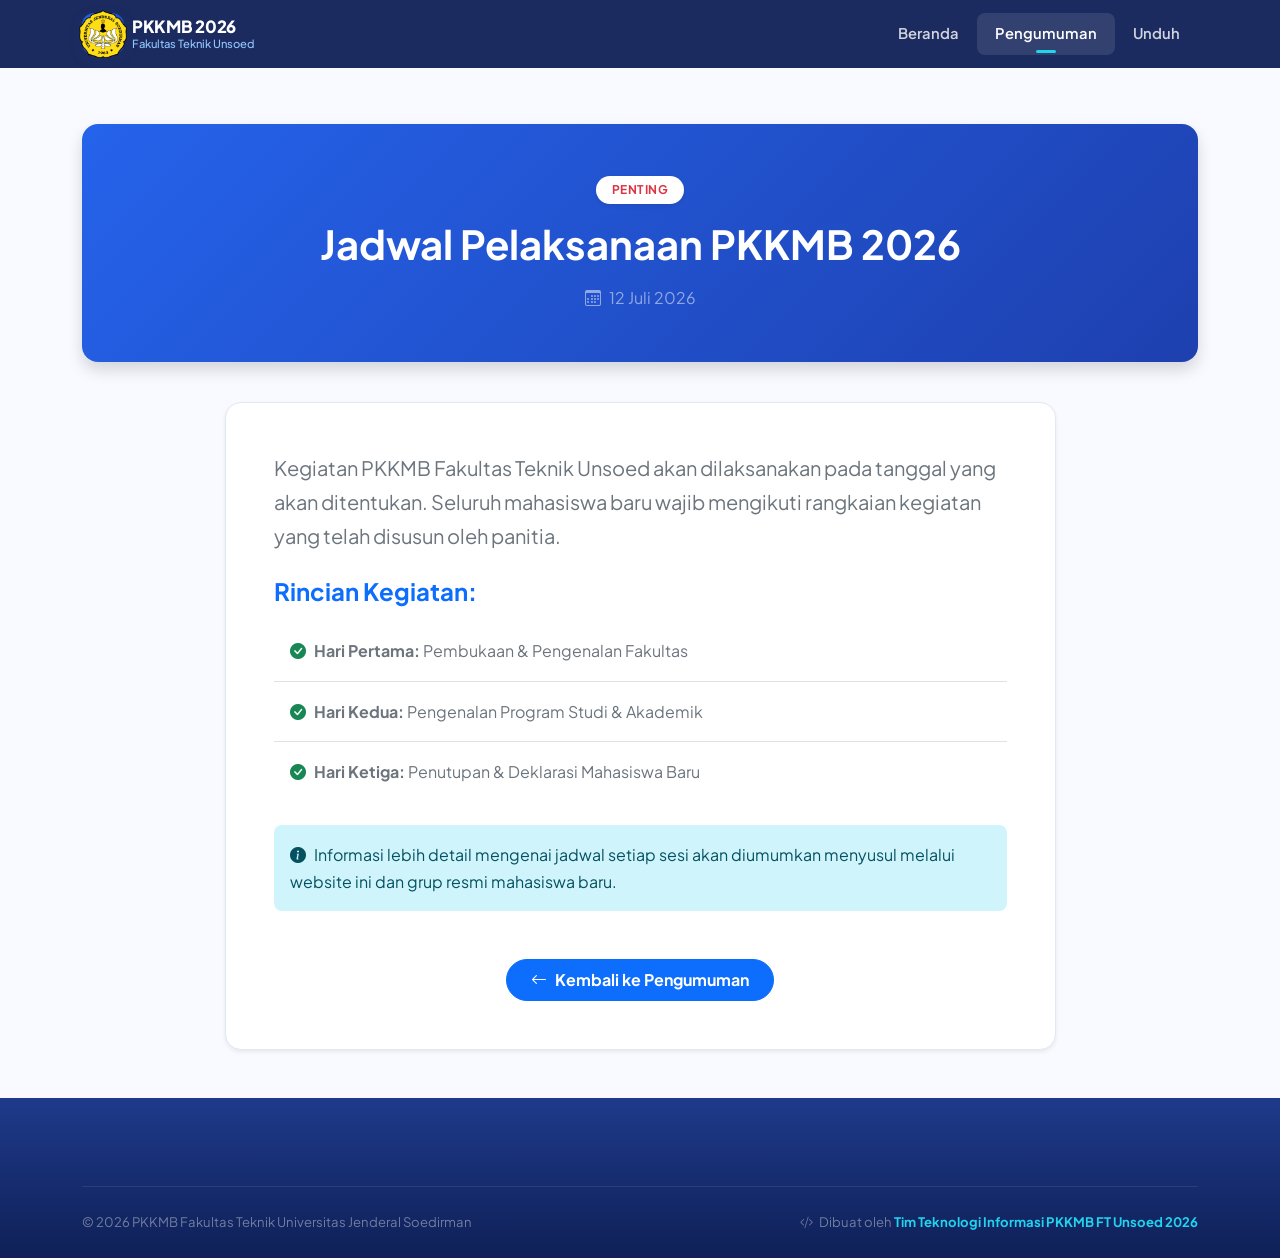
<file: pengumuman/jadwal-pkkmb.html>
<!DOCTYPE html>
<html lang="id">
<head>
    <meta charset="UTF-8">
    <meta name="viewport" content="width=device-width, initial-scale=1.0">
    <title>Jadwal Pelaksanaan PKKMB 2026 - FT Unsoed</title>
    <!-- Bootstrap 5 CSS -->
    <link href="https://cdn.jsdelivr.net/npm/bootstrap@5.3.3/dist/css/bootstrap.min.css" rel="stylesheet">
    <!-- Bootstrap Icons -->
    <link href="https://cdn.jsdelivr.net/npm/bootstrap-icons@1.11.3/font/bootstrap-icons.min.css" rel="stylesheet">
    <!-- Google Fonts -->
    <link rel="preconnect" href="https://fonts.googleapis.com">
    <link rel="preconnect" href="https://fonts.gstatic.com" crossorigin>
    <link href="https://fonts.googleapis.com/css2?family=Plus+Jakarta+Sans:wght@400;500;600;700;800&display=swap" rel="stylesheet">
    <!-- AOS Animation -->
    <link href="https://cdn.jsdelivr.net/npm/aos@2.3.4/dist/aos.css" rel="stylesheet">
    <!-- Custom CSS -->
    <link rel="stylesheet" href="../style.css">
    <style>
        body { padding-top: 100px; background-color: #f8faff; }
        #mainNavbar { background: rgba(15, 32, 87, 0.95) !important; padding: 8px 0; }
        .page-header { background: var(--gradient-primary); padding: 50px 0; color: white; border-radius: var(--radius-lg); margin-bottom: 40px; }
        .content-card { background: #fff; border-radius: var(--radius-lg); border: 1px solid #e2e8f0; }
    </style>
</head>
<body>

    <!-- ===================== NAVBAR ===================== -->
    <nav class="navbar navbar-expand-lg fixed-top" id="mainNavbar">
        <div class="container">
            <a class="navbar-brand d-flex align-items-center" href="../index.html">
                <div class="brand-icon me-2">
                    <img src="../img/Logo_Unsoed.png" alt="Logo Unsoed" height="48">
                </div>
                <div class="brand-text">
                    <span class="brand-title">PKKMB 2026</span>
                    <span class="brand-subtitle">Fakultas Teknik Unsoed</span>
                </div>
            </a>
            <button class="navbar-toggler" type="button" data-bs-toggle="collapse" data-bs-target="#navbarNav">
                <span class="navbar-toggler-icon"></span>
            </button>
            <div class="collapse navbar-collapse" id="navbarNav">
                <ul class="navbar-nav ms-auto">
                    <li class="nav-item">
                        <a class="nav-link" href="../index.html#beranda">Beranda</a>
                    </li>
                    <li class="nav-item">
                        <a class="nav-link active" href="../index.html#pengumuman">Pengumuman</a>
                    </li>
                    <li class="nav-item">
                        <a class="nav-link" href="../index.html#unduh">Unduh</a>
                    </li>
                </ul>
            </div>
        </div>
    </nav>

    <!-- ===================== CONTENT ===================== -->
    <div class="container my-4">
        <div class="page-header px-4 text-center shadow" data-aos="fade-up">
            <div class="announcement-tag tag-penting mb-3 d-inline-block bg-white text-danger px-3 py-1 rounded-pill fw-bold border-0 shadow-sm">Penting</div>
            <h1 class="fw-bold mb-3">Jadwal Pelaksanaan PKKMB 2026</h1>
            <p class="text-white-50 mb-0"><i class="bi bi-calendar3 me-2"></i>12 Juli 2026</p>
        </div>
        
        <div class="row justify-content-center">
            <div class="col-lg-9" data-aos="fade-up" data-aos-delay="100">
                <div class="content-card shadow-sm p-4 p-md-5">
                    <p class="fs-5 text-secondary mb-4">
                        Kegiatan PKKMB Fakultas Teknik Unsoed akan dilaksanakan pada tanggal yang akan ditentukan. 
                        Seluruh mahasiswa baru wajib mengikuti rangkaian kegiatan yang telah disusun oleh panitia.
                    </p>
                    <h4 class="fw-bold text-primary mb-3">Rincian Kegiatan:</h4>
                    <ul class="list-group list-group-flush mb-4">
                        <li class="list-group-item bg-transparent border-bottom text-secondary py-3"><i class="bi bi-check-circle-fill text-success me-2"></i><strong>Hari Pertama:</strong> Pembukaan &amp; Pengenalan Fakultas</li>
                        <li class="list-group-item bg-transparent border-bottom text-secondary py-3"><i class="bi bi-check-circle-fill text-success me-2"></i><strong>Hari Kedua:</strong> Pengenalan Program Studi &amp; Akademik</li>
                        <li class="list-group-item bg-transparent text-secondary py-3"><i class="bi bi-check-circle-fill text-success me-2"></i><strong>Hari Ketiga:</strong> Penutupan &amp; Deklarasi Mahasiswa Baru</li>
                    </ul>
                    <div class="alert alert-info border-0 rounded-3" role="alert">
                        <i class="bi bi-info-circle-fill me-2"></i>Informasi lebih detail mengenai jadwal setiap sesi akan diumumkan menyusul melalui website ini dan grup resmi mahasiswa baru.
                    </div>
                    
                    <div class="mt-5 text-center">
                        <a href="../index.html#pengumuman" class="btn btn-primary px-4 py-2 rounded-pill fw-bold">
                            <i class="bi bi-arrow-left me-2"></i>Kembali ke Pengumuman
                        </a>
                    </div>
                </div>
            </div>
        </div>
    </div>

    <!-- ===================== FOOTER ===================== -->
    <footer class="site-footer mt-5" style="padding-top: 40px;">
        <div class="container">
            <div class="footer-bottom pt-4 border-top border-secondary border-opacity-25">
                <div class="row align-items-center">
                    <div class="col-md-6 text-center text-md-start">
                        <p class="mb-0">&copy; 2026 PKKMB Fakultas Teknik Universitas Jenderal Soedirman</p>
                    </div>
                    <div class="col-md-6 text-center text-md-end">
                        <p class="mb-0 footer-credit">
                            <i class="bi bi-code-slash me-1"></i>
                            Dibuat oleh <strong>Tim Teknologi Informasi PKKMB FT Unsoed 2026</strong>
                        </p>
                    </div>
                </div>
            </div>
        </div>
    </footer>

    <!-- Bootstrap 5 JS -->
    <script src="https://cdn.jsdelivr.net/npm/bootstrap@5.3.3/dist/js/bootstrap.bundle.min.js"></script>
    <!-- AOS Animation -->
    <script src="https://cdn.jsdelivr.net/npm/aos@2.3.4/dist/aos.js"></script>
    <script>
        AOS.init({ once: true });
    </script>
</body>
</html>
</file>
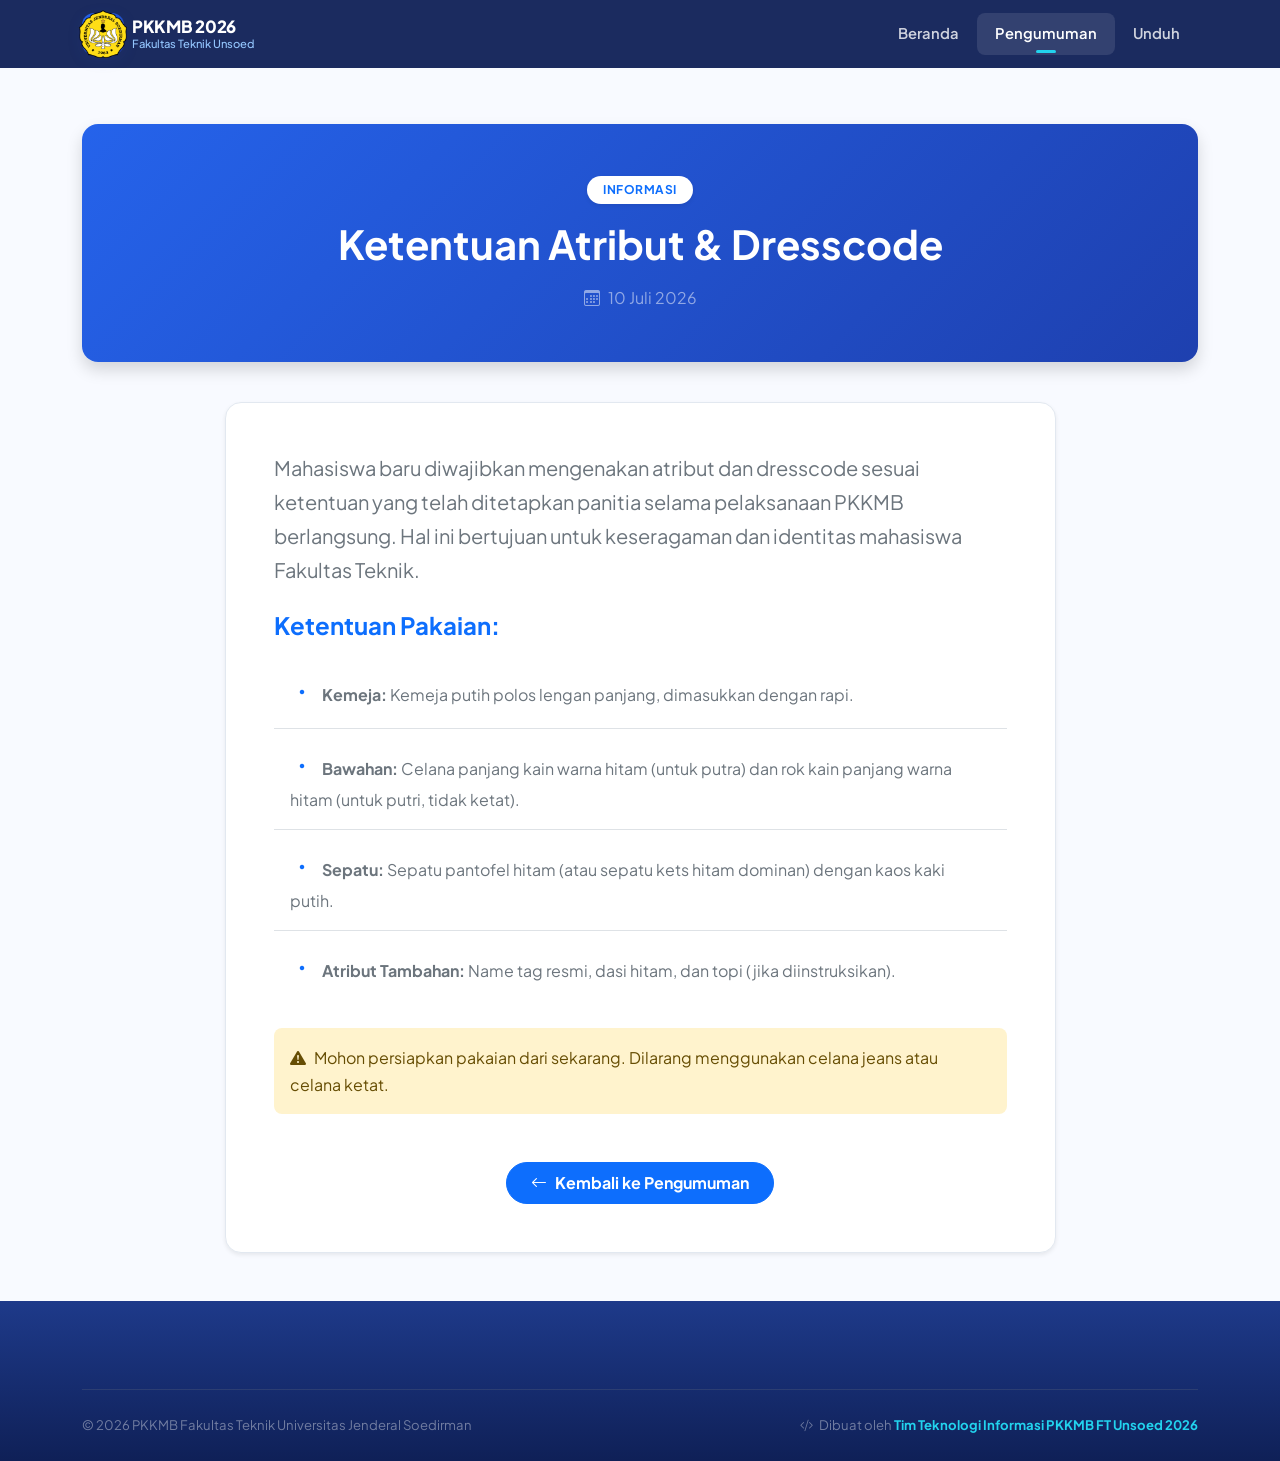
<file: pengumuman/ketentuan-atribut.html>
<!DOCTYPE html>
<html lang="id">
<head>
    <meta charset="UTF-8">
    <meta name="viewport" content="width=device-width, initial-scale=1.0">
    <title>Ketentuan Atribut & Dresscode - FT Unsoed</title>
    <!-- Bootstrap 5 CSS -->
    <link href="https://cdn.jsdelivr.net/npm/bootstrap@5.3.3/dist/css/bootstrap.min.css" rel="stylesheet">
    <!-- Bootstrap Icons -->
    <link href="https://cdn.jsdelivr.net/npm/bootstrap-icons@1.11.3/font/bootstrap-icons.min.css" rel="stylesheet">
    <!-- Google Fonts -->
    <link rel="preconnect" href="https://fonts.googleapis.com">
    <link rel="preconnect" href="https://fonts.gstatic.com" crossorigin>
    <link href="https://fonts.googleapis.com/css2?family=Plus+Jakarta+Sans:wght@400;500;600;700;800&display=swap" rel="stylesheet">
    <!-- AOS Animation -->
    <link href="https://cdn.jsdelivr.net/npm/aos@2.3.4/dist/aos.css" rel="stylesheet">
    <!-- Custom CSS -->
    <link rel="stylesheet" href="../style.css">
    <style>
        body { padding-top: 100px; background-color: #f8faff; }
        #mainNavbar { background: rgba(15, 32, 87, 0.95) !important; padding: 8px 0; }
        .page-header { background: var(--gradient-primary); padding: 50px 0; color: white; border-radius: var(--radius-lg); margin-bottom: 40px; }
        .content-card { background: #fff; border-radius: var(--radius-lg); border: 1px solid #e2e8f0; }
    </style>
</head>
<body>

    <!-- ===================== NAVBAR ===================== -->
    <nav class="navbar navbar-expand-lg fixed-top" id="mainNavbar">
        <div class="container">
            <a class="navbar-brand d-flex align-items-center" href="../index.html">
                <div class="brand-icon me-2">
                    <img src="../img/Logo_Unsoed.png" alt="Logo Unsoed" height="48">
                </div>
                <div class="brand-text">
                    <span class="brand-title">PKKMB 2026</span>
                    <span class="brand-subtitle">Fakultas Teknik Unsoed</span>
                </div>
            </a>
            <button class="navbar-toggler" type="button" data-bs-toggle="collapse" data-bs-target="#navbarNav">
                <span class="navbar-toggler-icon"></span>
            </button>
            <div class="collapse navbar-collapse" id="navbarNav">
                <ul class="navbar-nav ms-auto">
                    <li class="nav-item">
                        <a class="nav-link" href="../index.html#beranda">Beranda</a>
                    </li>
                    <li class="nav-item">
                        <a class="nav-link active" href="../index.html#pengumuman">Pengumuman</a>
                    </li>
                    <li class="nav-item">
                        <a class="nav-link" href="../index.html#unduh">Unduh</a>
                    </li>
                </ul>
            </div>
        </div>
    </nav>

    <!-- ===================== CONTENT ===================== -->
    <div class="container my-4">
        <div class="page-header px-4 text-center shadow" data-aos="fade-up">
            <div class="announcement-tag tag-info mb-3 d-inline-block bg-white text-primary px-3 py-1 rounded-pill fw-bold border-0 shadow-sm">Informasi</div>
            <h1 class="fw-bold mb-3">Ketentuan Atribut &amp; Dresscode</h1>
            <p class="text-white-50 mb-0"><i class="bi bi-calendar3 me-2"></i>10 Juli 2026</p>
        </div>
        
        <div class="row justify-content-center">
            <div class="col-lg-9" data-aos="fade-up" data-aos-delay="100">
                <div class="content-card shadow-sm p-4 p-md-5">
                    <p class="fs-5 text-secondary mb-4">
                        Mahasiswa baru diwajibkan mengenakan atribut dan dresscode sesuai ketentuan 
                        yang telah ditetapkan panitia selama pelaksanaan PKKMB berlangsung. Hal ini bertujuan untuk keseragaman dan identitas mahasiswa Fakultas Teknik.
                    </p>
                    <h4 class="fw-bold text-primary mb-3">Ketentuan Pakaian:</h4>
                    <ul class="list-group list-group-flush mb-4">
                        <li class="list-group-item bg-transparent border-bottom text-secondary py-3"><i class="bi bi-dot text-primary fs-4 me-2"></i><strong>Kemeja:</strong> Kemeja putih polos lengan panjang, dimasukkan dengan rapi.</li>
                        <li class="list-group-item bg-transparent border-bottom text-secondary py-3"><i class="bi bi-dot text-primary fs-4 me-2"></i><strong>Bawahan:</strong> Celana panjang kain warna hitam (untuk putra) dan rok kain panjang warna hitam (untuk putri, tidak ketat).</li>
                        <li class="list-group-item bg-transparent text-secondary py-3"><i class="bi bi-dot text-primary fs-4 me-2"></i><strong>Sepatu:</strong> Sepatu pantofel hitam (atau sepatu kets hitam dominan) dengan kaos kaki putih.</li>
                        <li class="list-group-item bg-transparent text-secondary py-3"><i class="bi bi-dot text-primary fs-4 me-2"></i><strong>Atribut Tambahan:</strong> Name tag resmi, dasi hitam, dan topi (jika diinstruksikan).</li>
                    </ul>
                    <div class="alert alert-warning border-0 rounded-3" role="alert">
                        <i class="bi bi-exclamation-triangle-fill me-2"></i>Mohon persiapkan pakaian dari sekarang. Dilarang menggunakan celana jeans atau celana ketat.
                    </div>
                    
                    <div class="mt-5 text-center">
                        <a href="../index.html#pengumuman" class="btn btn-primary px-4 py-2 rounded-pill fw-bold">
                            <i class="bi bi-arrow-left me-2"></i>Kembali ke Pengumuman
                        </a>
                    </div>
                </div>
            </div>
        </div>
    </div>

    <!-- ===================== FOOTER ===================== -->
    <footer class="site-footer mt-5" style="padding-top: 40px;">
        <div class="container">
            <div class="footer-bottom pt-4 border-top border-secondary border-opacity-25">
                <div class="row align-items-center">
                    <div class="col-md-6 text-center text-md-start">
                        <p class="mb-0">&copy; 2026 PKKMB Fakultas Teknik Universitas Jenderal Soedirman</p>
                    </div>
                    <div class="col-md-6 text-center text-md-end">
                        <p class="mb-0 footer-credit">
                            <i class="bi bi-code-slash me-1"></i>
                            Dibuat oleh <strong>Tim Teknologi Informasi PKKMB FT Unsoed 2026</strong>
                        </p>
                    </div>
                </div>
            </div>
        </div>
    </footer>

    <!-- Bootstrap 5 JS -->
    <script src="https://cdn.jsdelivr.net/npm/bootstrap@5.3.3/dist/js/bootstrap.bundle.min.js"></script>
    <!-- AOS Animation -->
    <script src="https://cdn.jsdelivr.net/npm/aos@2.3.4/dist/aos.js"></script>
    <script>
        AOS.init({ once: true });
    </script>
</body>
</html>
</file>
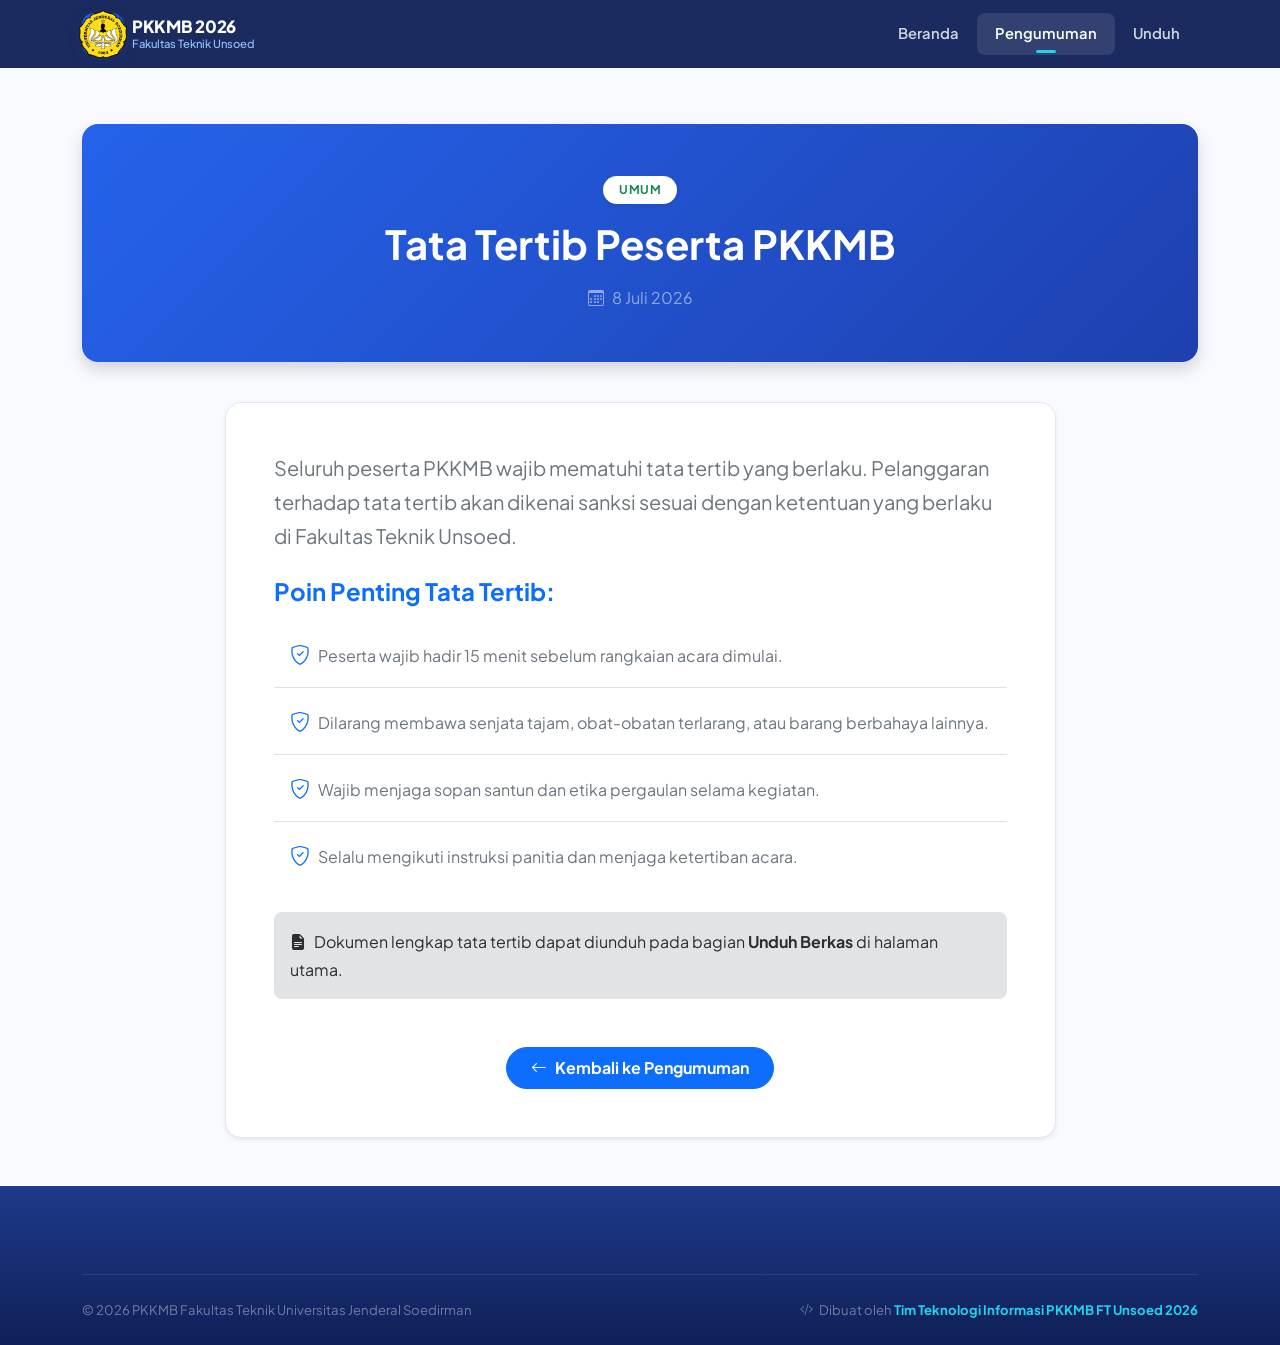
<file: pengumuman/tata-tertib.html>
<!DOCTYPE html>
<html lang="id">
<head>
    <meta charset="UTF-8">
    <meta name="viewport" content="width=device-width, initial-scale=1.0">
    <title>Tata Tertib Peserta - FT Unsoed</title>
    <!-- Bootstrap 5 CSS -->
    <link href="https://cdn.jsdelivr.net/npm/bootstrap@5.3.3/dist/css/bootstrap.min.css" rel="stylesheet">
    <!-- Bootstrap Icons -->
    <link href="https://cdn.jsdelivr.net/npm/bootstrap-icons@1.11.3/font/bootstrap-icons.min.css" rel="stylesheet">
    <!-- Google Fonts -->
    <link rel="preconnect" href="https://fonts.googleapis.com">
    <link rel="preconnect" href="https://fonts.gstatic.com" crossorigin>
    <link href="https://fonts.googleapis.com/css2?family=Plus+Jakarta+Sans:wght@400;500;600;700;800&display=swap" rel="stylesheet">
    <!-- AOS Animation -->
    <link href="https://cdn.jsdelivr.net/npm/aos@2.3.4/dist/aos.css" rel="stylesheet">
    <!-- Custom CSS -->
    <link rel="stylesheet" href="../style.css">
    <style>
        body { padding-top: 100px; background-color: #f8faff; }
        #mainNavbar { background: rgba(15, 32, 87, 0.95) !important; padding: 8px 0; }
        .page-header { background: var(--gradient-primary); padding: 50px 0; color: white; border-radius: var(--radius-lg); margin-bottom: 40px; }
        .content-card { background: #fff; border-radius: var(--radius-lg); border: 1px solid #e2e8f0; }
    </style>
</head>
<body>

    <!-- ===================== NAVBAR ===================== -->
    <nav class="navbar navbar-expand-lg fixed-top" id="mainNavbar">
        <div class="container">
            <a class="navbar-brand d-flex align-items-center" href="../index.html">
                <div class="brand-icon me-2">
                    <img src="../img/Logo_Unsoed.png" alt="Logo Unsoed" height="48">
                </div>
                <div class="brand-text">
                    <span class="brand-title">PKKMB 2026</span>
                    <span class="brand-subtitle">Fakultas Teknik Unsoed</span>
                </div>
            </a>
            <button class="navbar-toggler" type="button" data-bs-toggle="collapse" data-bs-target="#navbarNav">
                <span class="navbar-toggler-icon"></span>
            </button>
            <div class="collapse navbar-collapse" id="navbarNav">
                <ul class="navbar-nav ms-auto">
                    <li class="nav-item">
                        <a class="nav-link" href="../index.html#beranda">Beranda</a>
                    </li>
                    <li class="nav-item">
                        <a class="nav-link active" href="../index.html#pengumuman">Pengumuman</a>
                    </li>
                    <li class="nav-item">
                        <a class="nav-link" href="../index.html#unduh">Unduh</a>
                    </li>
                </ul>
            </div>
        </div>
    </nav>

    <!-- ===================== CONTENT ===================== -->
    <div class="container my-4">
        <div class="page-header px-4 text-center shadow" data-aos="fade-up">
            <div class="announcement-tag tag-umum mb-3 d-inline-block bg-white text-success px-3 py-1 rounded-pill fw-bold border-0 shadow-sm">Umum</div>
            <h1 class="fw-bold mb-3">Tata Tertib Peserta PKKMB</h1>
            <p class="text-white-50 mb-0"><i class="bi bi-calendar3 me-2"></i>8 Juli 2026</p>
        </div>
        
        <div class="row justify-content-center">
            <div class="col-lg-9" data-aos="fade-up" data-aos-delay="100">
                <div class="content-card shadow-sm p-4 p-md-5">
                    <p class="fs-5 text-secondary mb-4">
                        Seluruh peserta PKKMB wajib mematuhi tata tertib yang berlaku. 
                        Pelanggaran terhadap tata tertib akan dikenai sanksi sesuai dengan ketentuan yang berlaku di Fakultas Teknik Unsoed.
                    </p>
                    <h4 class="fw-bold text-primary mb-3">Poin Penting Tata Tertib:</h4>
                    <ul class="list-group list-group-flush mb-4">
                        <li class="list-group-item bg-transparent border-bottom text-secondary py-3"><i class="bi bi-shield-check text-primary fs-5 me-2"></i>Peserta wajib hadir 15 menit sebelum rangkaian acara dimulai.</li>
                        <li class="list-group-item bg-transparent border-bottom text-secondary py-3"><i class="bi bi-shield-check text-primary fs-5 me-2"></i>Dilarang membawa senjata tajam, obat-obatan terlarang, atau barang berbahaya lainnya.</li>
                        <li class="list-group-item bg-transparent border-bottom text-secondary py-3"><i class="bi bi-shield-check text-primary fs-5 me-2"></i>Wajib menjaga sopan santun dan etika pergaulan selama kegiatan.</li>
                        <li class="list-group-item bg-transparent text-secondary py-3"><i class="bi bi-shield-check text-primary fs-5 me-2"></i>Selalu mengikuti instruksi panitia dan menjaga ketertiban acara.</li>
                    </ul>
                    <div class="alert alert-secondary border-0 rounded-3" role="alert">
                        <i class="bi bi-file-earmark-text-fill me-2"></i>Dokumen lengkap tata tertib dapat diunduh pada bagian <strong>Unduh Berkas</strong> di halaman utama.
                    </div>
                    
                    <div class="mt-5 text-center">
                        <a href="../index.html#pengumuman" class="btn btn-primary px-4 py-2 rounded-pill fw-bold">
                            <i class="bi bi-arrow-left me-2"></i>Kembali ke Pengumuman
                        </a>
                    </div>
                </div>
            </div>
        </div>
    </div>

    <!-- ===================== FOOTER ===================== -->
    <footer class="site-footer mt-5" style="padding-top: 40px;">
        <div class="container">
            <div class="footer-bottom pt-4 border-top border-secondary border-opacity-25">
                <div class="row align-items-center">
                    <div class="col-md-6 text-center text-md-start">
                        <p class="mb-0">&copy; 2026 PKKMB Fakultas Teknik Universitas Jenderal Soedirman</p>
                    </div>
                    <div class="col-md-6 text-center text-md-end">
                        <p class="mb-0 footer-credit">
                            <i class="bi bi-code-slash me-1"></i>
                            Dibuat oleh <strong>Tim Teknologi Informasi PKKMB FT Unsoed 2026</strong>
                        </p>
                    </div>
                </div>
            </div>
        </div>
    </footer>

    <!-- Bootstrap 5 JS -->
    <script src="https://cdn.jsdelivr.net/npm/bootstrap@5.3.3/dist/js/bootstrap.bundle.min.js"></script>
    <!-- AOS Animation -->
    <script src="https://cdn.jsdelivr.net/npm/aos@2.3.4/dist/aos.js"></script>
    <script>
        AOS.init({ once: true });
    </script>
</body>
</html>
</file>
<file: style.css>
/* ========================================
   PKKMB FT Unsoed 2026 - Custom Styles
   Blue-themed with Bootstrap 5
   ======================================== */

/* ===== CSS Variables / Design Tokens ===== */
:root {
    /* Primary Blue Palette */
    --blue-50: #eff6ff;
    --blue-100: #dbeafe;
    --blue-200: #bfdbfe;
    --blue-300: #93c5fd;
    --blue-400: #60a5fa;
    --blue-500: #3b82f6;
    --blue-600: #2563eb;
    --blue-700: #1d4ed8;
    --blue-800: #1e40af;
    --blue-900: #1e3a8a;
    --blue-950: #0f2057;

    /* Accent Colors */
    --cyan-400: #22d3ee;
    --cyan-500: #06b6d4;
    --indigo-500: #6366f1;
    --sky-400: #38bdf8;

    /* Gradients */
    --gradient-primary: linear-gradient(135deg, var(--blue-600) 0%, var(--blue-800) 100%);
    --gradient-hero: linear-gradient(135deg, var(--blue-950) 0%, var(--blue-800) 40%, var(--blue-700) 100%);
    --gradient-card: linear-gradient(145deg, rgba(255,255,255,0.08) 0%, rgba(255,255,255,0.02) 100%);
    --gradient-text: linear-gradient(90deg, var(--cyan-400), var(--blue-300), var(--sky-400));

    /* Shadows */
    --shadow-sm: 0 1px 2px rgba(0,0,0,0.06);
    --shadow-md: 0 4px 16px rgba(30,64,175,0.12);
    --shadow-lg: 0 8px 32px rgba(30,64,175,0.18);
    --shadow-xl: 0 16px 48px rgba(30,64,175,0.22);
    --shadow-glow: 0 0 30px rgba(59,130,246,0.3);

    /* Misc */
    --radius-md: 12px;
    --radius-lg: 16px;
    --radius-xl: 24px;
    --transition: all 0.35s cubic-bezier(0.4, 0, 0.2, 1);
}

/* ===== Global Resets ===== */
* {
    margin: 0;
    padding: 0;
    box-sizing: border-box;
}

html {
    scroll-behavior: smooth;
    scroll-padding-top: 80px;
}

body {
    font-family: 'Plus Jakarta Sans', -apple-system, BlinkMacSystemFont, sans-serif;
    color: #1e293b;
    background-color: #f8faff;
    overflow-x: hidden;
    line-height: 1.7;
}

::selection {
    background-color: var(--blue-500);
    color: #fff;
}

/* ===== NAVBAR ===== */
#mainNavbar {
    padding: 12px 0;
    transition: var(--transition);
    background: transparent;
    backdrop-filter: none;
}

#mainNavbar.scrolled {
    background: rgba(15, 32, 87, 0.92);
    backdrop-filter: blur(20px) saturate(180%);
    -webkit-backdrop-filter: blur(20px) saturate(180%);
    box-shadow: 0 4px 30px rgba(0, 0, 0, 0.15);
    padding: 8px 0;
}

.brand-icon {
    width: 42px;
    height: 42px;
    background: var(--gradient-primary);
    border-radius: var(--radius-md);
    display: flex;
    align-items: center;
    justify-content: center;
    font-size: 1.2rem;
    color: #fff;
    box-shadow: var(--shadow-md);
}

.brand-text {
    display: flex;
    flex-direction: column;
    line-height: 1.2;
}

.brand-title {
    font-weight: 800;
    color: #fff;
    font-size: 1.05rem;
    letter-spacing: -0.3px;
}

.brand-subtitle {
    font-size: 0.7rem;
    color: var(--blue-300);
    font-weight: 500;
}

#mainNavbar .nav-link {
    color: rgba(255,255,255,0.8);
    font-weight: 600;
    font-size: 0.92rem;
    padding: 8px 18px !important;
    border-radius: 8px;
    transition: var(--transition);
    position: relative;
}

#mainNavbar .nav-link:hover,
#mainNavbar .nav-link.active {
    color: #fff;
    background: rgba(255,255,255,0.1);
}

#mainNavbar .nav-link.active::after {
    content: '';
    position: absolute;
    bottom: 2px;
    left: 50%;
    transform: translateX(-50%);
    width: 20px;
    height: 3px;
    background: var(--cyan-400);
    border-radius: 2px;
}

.navbar-toggler {
    border: 1px solid rgba(255,255,255,0.3);
    padding: 6px 10px;
}

.navbar-toggler-icon {
    background-image: url("data:image/svg+xml,%3csvg xmlns='http://www.w3.org/2000/svg' viewBox='0 0 30 30'%3e%3cpath stroke='rgba%28255, 255, 255, 0.85%29' stroke-linecap='round' stroke-miterlimit='10' stroke-width='2' d='M4 7h22M4 15h22M4 23h22'/%3e%3c/svg%3e");
}

/* ===== JUMBOTRON SECTION ===== */
.jumbotron-section {
    min-height: 100vh;
    position: relative;
    overflow: hidden;
    background-size: cover;
    background-position: center 30%;
    background-repeat: no-repeat;
    background-attachment: fixed;
}

.jumbotron-overlay {
    position: absolute;
    inset: 0;
    background: linear-gradient(
        180deg,
        rgba(15, 32, 87, 0.82) 0%,
        rgba(30, 58, 138, 0.75) 40%,
        rgba(29, 78, 216, 0.70) 100%
    );
    z-index: 1;
}

.jumbotron-title {
    font-size: clamp(1.8rem, 4.5vw, 3.2rem);
    font-weight: 800;
    color: #fff;
    line-height: 1.25;
    margin-bottom: 24px;
    letter-spacing: -0.5px;
    text-shadow: 0 2px 20px rgba(0,0,0,0.2);
}

.jumbotron-year {
    display: inline-block;
    font-size: clamp(1.8rem, 4.5vw, 3.2rem);
    font-weight: 800;
    background: var(--gradient-text);
    -webkit-background-clip: text;
    -webkit-text-fill-color: transparent;
    background-clip: text;
    line-height: 1.2;
    margin-top: 8px;
    letter-spacing: -2px;
}

.jumbotron-desc {
    font-size: clamp(0.95rem, 2vw, 1.15rem);
    color: rgba(255,255,255,0.7);
    font-weight: 500;
    margin-bottom: 36px;
    line-height: 1.8;
}

/* Shared Hero Components */
.hero-badge {
    display: inline-flex;
    align-items: center;
    padding: 8px 20px;
    background: rgba(255,255,255,0.08);
    border: 1px solid rgba(255,255,255,0.15);
    border-radius: 50px;
    color: var(--cyan-400);
    font-size: 0.88rem;
    font-weight: 600;
    backdrop-filter: blur(10px);
}

.text-gradient {
    background: var(--gradient-text);
    -webkit-background-clip: text;
    -webkit-text-fill-color: transparent;
    background-clip: text;
}

.hero-buttons {
    display: flex;
    flex-wrap: wrap;
    gap: 12px;
}

.btn-hero-primary {
    padding: 14px 32px;
    background: var(--gradient-primary);
    color: #fff;
    font-weight: 700;
    border-radius: var(--radius-md);
    border: none;
    font-size: 0.95rem;
    box-shadow: var(--shadow-glow);
    transition: var(--transition);
    text-decoration: none;
}

.btn-hero-primary:hover {
    transform: translateY(-3px);
    box-shadow: 0 0 40px rgba(59,130,246,0.5);
    color: #fff;
}

.btn-hero-outline {
    padding: 14px 32px;
    background: transparent;
    color: #fff;
    font-weight: 700;
    border-radius: var(--radius-md);
    border: 2px solid rgba(255,255,255,0.25);
    font-size: 0.95rem;
    transition: var(--transition);
    text-decoration: none;
}

.btn-hero-outline:hover {
    background: rgba(255,255,255,0.1);
    border-color: rgba(255,255,255,0.5);
    color: #fff;
    transform: translateY(-3px);
}

/* Scroll Indicator */
.scroll-indicator {
    position: absolute;
    bottom: 30px;
    left: 50%;
    transform: translateX(-50%);
    display: flex;
    flex-direction: column;
    align-items: center;
    gap: 8px;
    z-index: 3;
    color: rgba(255,255,255,0.5);
    font-size: 0.75rem;
    font-weight: 500;
    letter-spacing: 1px;
    text-transform: uppercase;
}

.scroll-mouse {
    width: 24px;
    height: 38px;
    border: 2px solid rgba(255,255,255,0.3);
    border-radius: 12px;
    position: relative;
}

.scroll-dot {
    width: 4px;
    height: 8px;
    background: var(--cyan-400);
    border-radius: 4px;
    position: absolute;
    top: 6px;
    left: 50%;
    transform: translateX(-50%);
    animation: scroll-bounce 2s ease-in-out infinite;
}

@keyframes scroll-bounce {
    0%, 100% { top: 6px; opacity: 1; }
    50% { top: 18px; opacity: 0.3; }
}

/* ===== STATS SECTION ===== */
.stats-section {
    padding: 60px 0;
    background: linear-gradient(180deg, var(--blue-950) 0%, var(--blue-900) 100%);
    position: relative;
}

.stat-card {
    text-align: center;
    padding: 28px 16px;
    background: rgba(255,255,255,0.05);
    border: 1px solid rgba(255,255,255,0.08);
    border-radius: var(--radius-lg);
    transition: var(--transition);
}

.stat-card:hover {
    background: rgba(255,255,255,0.08);
    transform: translateY(-4px);
    box-shadow: var(--shadow-glow);
}

.stat-icon {
    font-size: 1.8rem;
    color: var(--cyan-400);
    margin-bottom: 8px;
}

.stat-number {
    font-size: 2.4rem;
    font-weight: 800;
    color: #fff;
    line-height: 1.2;
}

.stat-label {
    font-size: 0.85rem;
    color: var(--blue-300);
    font-weight: 500;
    margin-top: 4px;
}

/* ===== SECTION SHARED ===== */
.section-pengumuman,
.section-hymne,
.section-pedoman,
.section-unduh {
    padding: 90px 0;
}

.section-pengumuman {
    background: #f8faff;
}

.section-timeline {
    padding: 90px 0;
    background: linear-gradient(180deg, #f0f5ff 0%, #f8faff 100%);
}

.section-hymne {
    background: linear-gradient(180deg, #f8faff 0%, #f0f5ff 100%);
}

.section-pedoman {
    background: #f0f5ff;
}

.section-unduh {
    background: linear-gradient(180deg, #f0f5ff 0%, #eef2ff 100%);
}

.section-header {
    margin-bottom: 40px;
}

.section-badge {
    display: inline-flex;
    align-items: center;
    padding: 6px 18px;
    background: var(--blue-50);
    color: var(--blue-600);
    font-size: 0.82rem;
    font-weight: 700;
    border-radius: 50px;
    border: 1px solid var(--blue-200);
    margin-bottom: 16px;
    text-transform: uppercase;
    letter-spacing: 0.5px;
}

.section-title {
    font-size: clamp(1.8rem, 4vw, 2.6rem);
    font-weight: 800;
    color: var(--blue-900);
    letter-spacing: -0.5px;
    margin-bottom: 12px;
}

.section-desc {
    font-size: 1.05rem;
    color: #64748b;
    max-width: 560px;
    margin: 0 auto;
}

/* ===== ANNOUNCEMENT CARDS ===== */
.announcement-card {
    background: #fff;
    border-radius: var(--radius-lg);
    padding: 32px 28px;
    height: 100%;
    border: 1px solid #e2e8f0;
    transition: var(--transition);
    position: relative;
    overflow: hidden;
}

.announcement-card::before {
    content: '';
    position: absolute;
    top: 0;
    left: 0;
    right: 0;
    height: 4px;
    background: var(--gradient-primary);
    opacity: 0;
    transition: var(--transition);
}

.announcement-card:hover {
    transform: translateY(-8px);
    box-shadow: var(--shadow-xl);
    border-color: var(--blue-200);
}

.announcement-card:hover::before {
    opacity: 1;
}

.announcement-tag {
    display: inline-block;
    padding: 4px 14px;
    border-radius: 6px;
    font-size: 0.75rem;
    font-weight: 700;
    text-transform: uppercase;
    letter-spacing: 0.5px;
    margin-bottom: 14px;
}

.tag-penting {
    background: #fef2f2;
    color: #dc2626;
    border: 1px solid #fecaca;
}

.tag-info {
    background: var(--blue-50);
    color: var(--blue-600);
    border: 1px solid var(--blue-200);
}

.tag-umum {
    background: #f0fdf4;
    color: #16a34a;
    border: 1px solid #bbf7d0;
}

.announcement-date {
    font-size: 0.82rem;
    color: #94a3b8;
    font-weight: 500;
    margin-bottom: 12px;
}

.announcement-title {
    font-size: 1.15rem;
    font-weight: 700;
    color: var(--blue-900);
    margin-bottom: 10px;
    line-height: 1.4;
}

.announcement-text {
    font-size: 0.92rem;
    color: #64748b;
    line-height: 1.7;
    margin-bottom: 16px;
}

.announcement-link {
    font-size: 0.88rem;
    font-weight: 700;
    color: var(--blue-600);
    text-decoration: none;
    transition: var(--transition);
    display: inline-flex;
    align-items: center;
}

.announcement-link:hover {
    color: var(--blue-800);
    gap: 4px;
}

/* ===== TIMELINE ===== */
.timeline {
    position: relative;
    max-width: 750px;
    margin: 0 auto;
    padding-left: 40px;
}

.timeline::before {
    content: '';
    position: absolute;
    left: 14px;
    top: 0;
    bottom: 0;
    width: 3px;
    background: linear-gradient(180deg, var(--blue-400), var(--blue-700));
    border-radius: 2px;
}

.timeline-item {
    position: relative;
    margin-bottom: 40px;
}

.timeline-item:last-child {
    margin-bottom: 0;
}

.timeline-marker {
    position: absolute;
    left: -33px;
    top: 6px;
    width: 18px;
    height: 18px;
    background: var(--blue-500);
    border: 4px solid var(--blue-100);
    border-radius: 50%;
    z-index: 1;
    box-shadow: 0 0 0 4px rgba(59,130,246,0.2);
}

.timeline-content {
    background: #fff;
    border-radius: var(--radius-lg);
    padding: 28px;
    border: 1px solid #e2e8f0;
    transition: var(--transition);
}

.timeline-content:hover {
    box-shadow: var(--shadow-lg);
    border-color: var(--blue-200);
}

.timeline-date {
    display: inline-block;
    padding: 4px 14px;
    background: var(--blue-50);
    color: var(--blue-600);
    border-radius: 6px;
    font-size: 0.8rem;
    font-weight: 700;
    margin-bottom: 12px;
    text-transform: uppercase;
    letter-spacing: 0.5px;
}

.timeline-content h4 {
    font-size: 1.1rem;
    font-weight: 700;
    color: var(--blue-900);
    margin-bottom: 8px;
}

.timeline-content p {
    font-size: 0.92rem;
    color: #64748b;
    margin-bottom: 0;
    line-height: 1.7;
}

/* ===== DOWNLOAD CARDS ===== */
.download-card {
    background: #fff;
    border-radius: var(--radius-lg);
    padding: 36px 28px;
    text-align: center;
    height: 100%;
    border: 1px solid #e2e8f0;
    transition: var(--transition);
    display: flex;
    flex-direction: column;
    align-items: center;
}

.download-card:hover {
    transform: translateY(-8px);
    box-shadow: var(--shadow-xl);
    border-color: var(--blue-300);
}

.download-icon {
    width: 72px;
    height: 72px;
    background: linear-gradient(135deg, var(--blue-50), var(--blue-100));
    border-radius: var(--radius-lg);
    display: flex;
    align-items: center;
    justify-content: center;
    font-size: 2rem;
    color: var(--blue-600);
    margin-bottom: 20px;
    transition: var(--transition);
}

.download-card:hover .download-icon {
    background: var(--gradient-primary);
    color: #fff;
    transform: scale(1.08);
    box-shadow: var(--shadow-glow);
}

.download-title {
    font-size: 1.1rem;
    font-weight: 700;
    color: var(--blue-900);
    margin-bottom: 8px;
}

.download-desc {
    font-size: 0.9rem;
    color: #64748b;
    line-height: 1.7;
    margin-bottom: 16px;
    flex-grow: 1;
}

.download-meta {
    display: flex;
    gap: 16px;
    justify-content: center;
    margin-bottom: 20px;
    font-size: 0.8rem;
    color: #94a3b8;
    font-weight: 500;
}

.btn-download {
    padding: 10px 28px;
    background: var(--gradient-primary);
    color: #fff;
    font-weight: 700;
    border-radius: var(--radius-md);
    border: none;
    font-size: 0.9rem;
    transition: var(--transition);
    text-decoration: none;
}

.btn-download:hover {
    color: #fff;
    transform: translateY(-2px);
    box-shadow: var(--shadow-glow);
}

/* ===== HYMNE UNSOED ===== */
.video-container {
    overflow: hidden;
    border-radius: var(--radius-lg);
    box-shadow: var(--shadow-lg);
    transition: var(--transition);
}

.video-container:hover {
    transform: translateY(-5px);
    box-shadow: var(--shadow-xl);
}

.video-wrapper {
    position: relative;
    cursor: pointer;
}

.video-wrapper img {
    transition: var(--transition);
    object-fit: cover;
    aspect-ratio: 16 / 9;
}

.video-wrapper:hover img {
    transform: scale(1.03);
}

.play-btn-overlay {
    position: absolute;
    inset: 0;
    background: rgba(15, 32, 87, 0.4);
    transition: var(--transition);
}

.video-wrapper:hover .play-btn-overlay {
    background: rgba(15, 32, 87, 0.55);
}

.play-btn {
    width: 76px;
    height: 76px;
    background: var(--gradient-primary);
    border-radius: 50%;
    display: flex;
    align-items: center;
    justify-content: center;
    color: #fff;
    font-size: 2.2rem;
    box-shadow: var(--shadow-glow);
    transition: var(--transition);
    padding-left: 5px; /* offset play icon slightly for centering */
}

.video-wrapper:hover .play-btn {
    transform: scale(1.12);
    box-shadow: 0 0 40px rgba(59, 130, 246, 0.6);
}

.lyrics-card {
    background: #fff;
    border-color: #e2e8f0 !important;
    transition: var(--transition);
}

.lyrics-card:hover {
    box-shadow: var(--shadow-md);
    border-color: var(--blue-200) !important;
}

.lyrics-title {
    font-size: 1.35rem;
    font-weight: 700;
}

.lyrics-composer {
    font-size: 0.88rem;
}

.lyrics-text {
    font-size: 1.05rem !important;
    color: #475569 !important;
    line-height: 1.9 !important;
}

/* ===== FOOTER ===== */
.site-footer {
    background: linear-gradient(180deg, var(--blue-900) 0%, var(--blue-950) 100%);
    color: rgba(255,255,255,0.7);
    position: relative;
    padding-top: 80px;
}

.footer-wave {
    position: absolute;
    top: -80px;
    left: 0;
    right: 0;
    color: #b8c3e4;
    line-height: 0;
}

.footer-wave svg {
    width: 100%;
    height: 80px;
}

.footer-brand {
    display: flex;
    align-items: center;
}

.footer-about {
    font-size: 0.9rem;
    line-height: 1.8;
    color: rgba(255,255,255,0.55);
    margin-bottom: 24px;
}

.footer-social h6 {
    font-size: 0.9rem;
    font-weight: 700;
}

.social-links {
    display: flex;
    gap: 10px;
}

.social-link {
    width: 42px;
    height: 42px;
    display: flex;
    align-items: center;
    justify-content: center;
    background: rgba(255,255,255,0.08);
    border: 1px solid rgba(255,255,255,0.1);
    border-radius: 10px;
    color: rgba(255,255,255,0.7);
    font-size: 1.1rem;
    transition: var(--transition);
    text-decoration: none;
}

.social-link:hover {
    background: var(--blue-600);
    color: #fff;
    transform: translateY(-3px);
    box-shadow: var(--shadow-glow);
}

.footer-heading {
    font-size: 1rem;
    font-weight: 700;
    color: #fff;
    margin-bottom: 20px;
    position: relative;
    padding-bottom: 12px;
}

.footer-heading::after {
    content: '';
    position: absolute;
    bottom: 0;
    left: 0;
    width: 40px;
    height: 3px;
    background: var(--cyan-400);
    border-radius: 2px;
}

.footer-links {
    list-style: none;
    padding: 0;
    margin: 0;
}

.footer-links li {
    margin-bottom: 10px;
}

.footer-links a {
    color: rgba(255,255,255,0.55);
    text-decoration: none;
    font-size: 0.88rem;
    font-weight: 500;
    transition: var(--transition);
    display: inline-flex;
    align-items: center;
}

.footer-links a:hover {
    color: var(--cyan-400);
    padding-left: 6px;
}

.footer-links a i {
    font-size: 0.7rem;
    transition: var(--transition);
}

.footer-bottom {
    margin-top: 48px;
    padding: 24px 0;
    border-top: 1px solid rgba(255,255,255,0.08);
    font-size: 0.82rem;
    color: rgba(255,255,255,0.4);
}

.footer-credit {
    color: rgba(255,255,255,0.4);
}

.footer-credit strong {
    color: var(--cyan-400);
    font-weight: 700;
}

/* ===== BACK TO TOP ===== */
.back-to-top {
    position: fixed;
    bottom: 30px;
    right: 30px;
    width: 48px;
    height: 48px;
    background: var(--gradient-primary);
    border: none;
    border-radius: var(--radius-md);
    color: #fff;
    font-size: 1.2rem;
    display: flex;
    align-items: center;
    justify-content: center;
    cursor: pointer;
    opacity: 0;
    visibility: hidden;
    transform: translateY(20px);
    transition: var(--transition);
    box-shadow: var(--shadow-lg);
    z-index: 999;
}

.back-to-top.visible {
    opacity: 1;
    visibility: visible;
    transform: translateY(0);
}

.back-to-top:hover {
    transform: translateY(-4px);
    box-shadow: var(--shadow-glow);
}

/* ===== RESPONSIVE ===== */
@media (max-width: 991.98px) {
    .hero-section {
        min-height: auto;
        padding: 120px 0 80px;
    }

    .scroll-indicator {
        display: none;
    }

    #navbarNav {
        background: rgba(15, 32, 87, 0.95);
        backdrop-filter: blur(20px);
        border-radius: var(--radius-lg);
        padding: 16px;
        margin-top: 12px;
        border: 1px solid rgba(255,255,255,0.08);
    }

    #mainNavbar .nav-link {
        padding: 10px 16px !important;
    }

    .timeline {
        padding-left: 30px;
    }

    .timeline::before {
        left: 8px;
    }

    .timeline-marker {
        left: -27px;
        width: 14px;
        height: 14px;
    }
}

@media (max-width: 575.98px) {
    .hero-title {
        font-size: 1.8rem;
    }

    .hero-buttons {
        flex-direction: column;
    }

    .btn-hero-primary,
    .btn-hero-outline {
        width: 100%;
        text-align: center;
    }

    .stat-number {
        font-size: 1.8rem;
    }

    .section-pengumuman,
    .section-timeline,
    .section-hymne,
    .section-unduh {
        padding: 60px 0;
    }

    .lyrics-card {
        padding: 24px !important;
    }

    .footer-bottom .row > div {
        text-align: center !important;
    }
}

/* ===== LOADING ANIMATIONS ===== */
@keyframes fadeInUp {
    from {
        opacity: 0;
        transform: translateY(30px);
    }
    to {
        opacity: 1;
        transform: translateY(0);
    }
}
</file>
